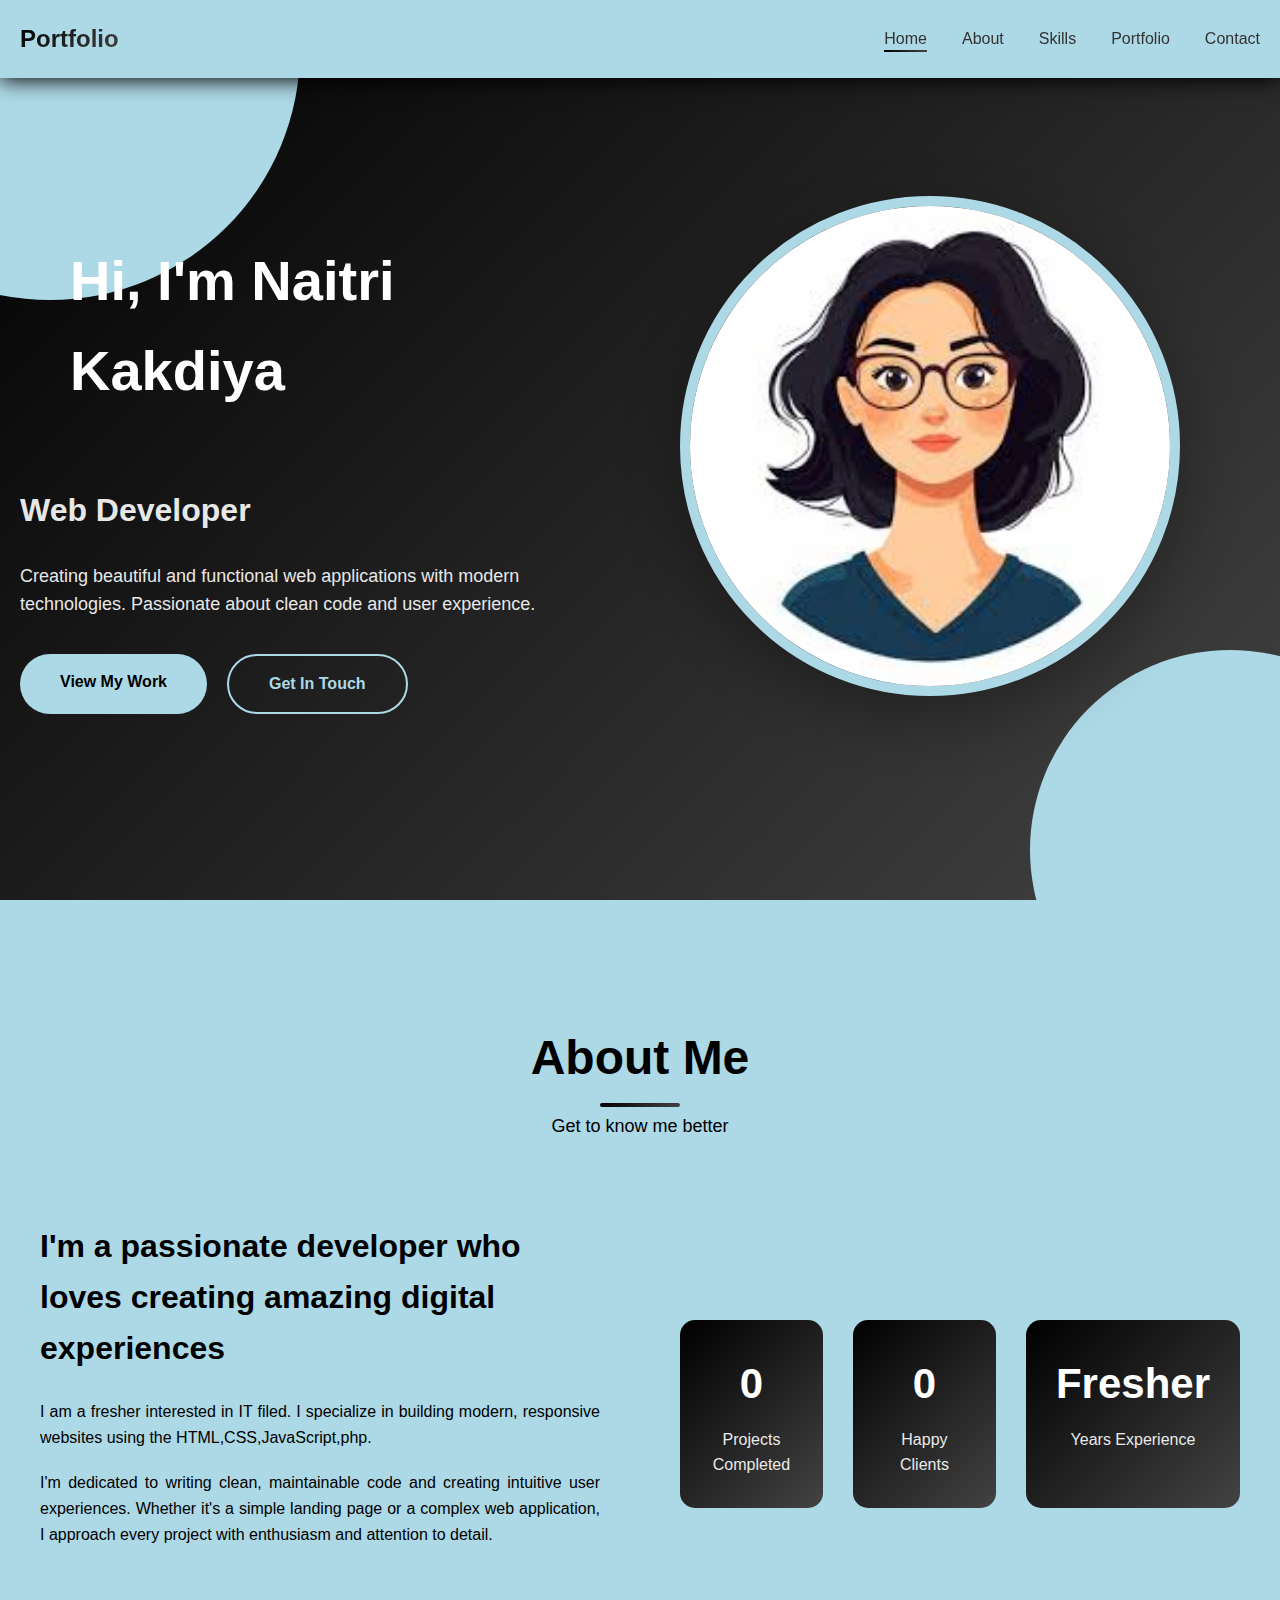
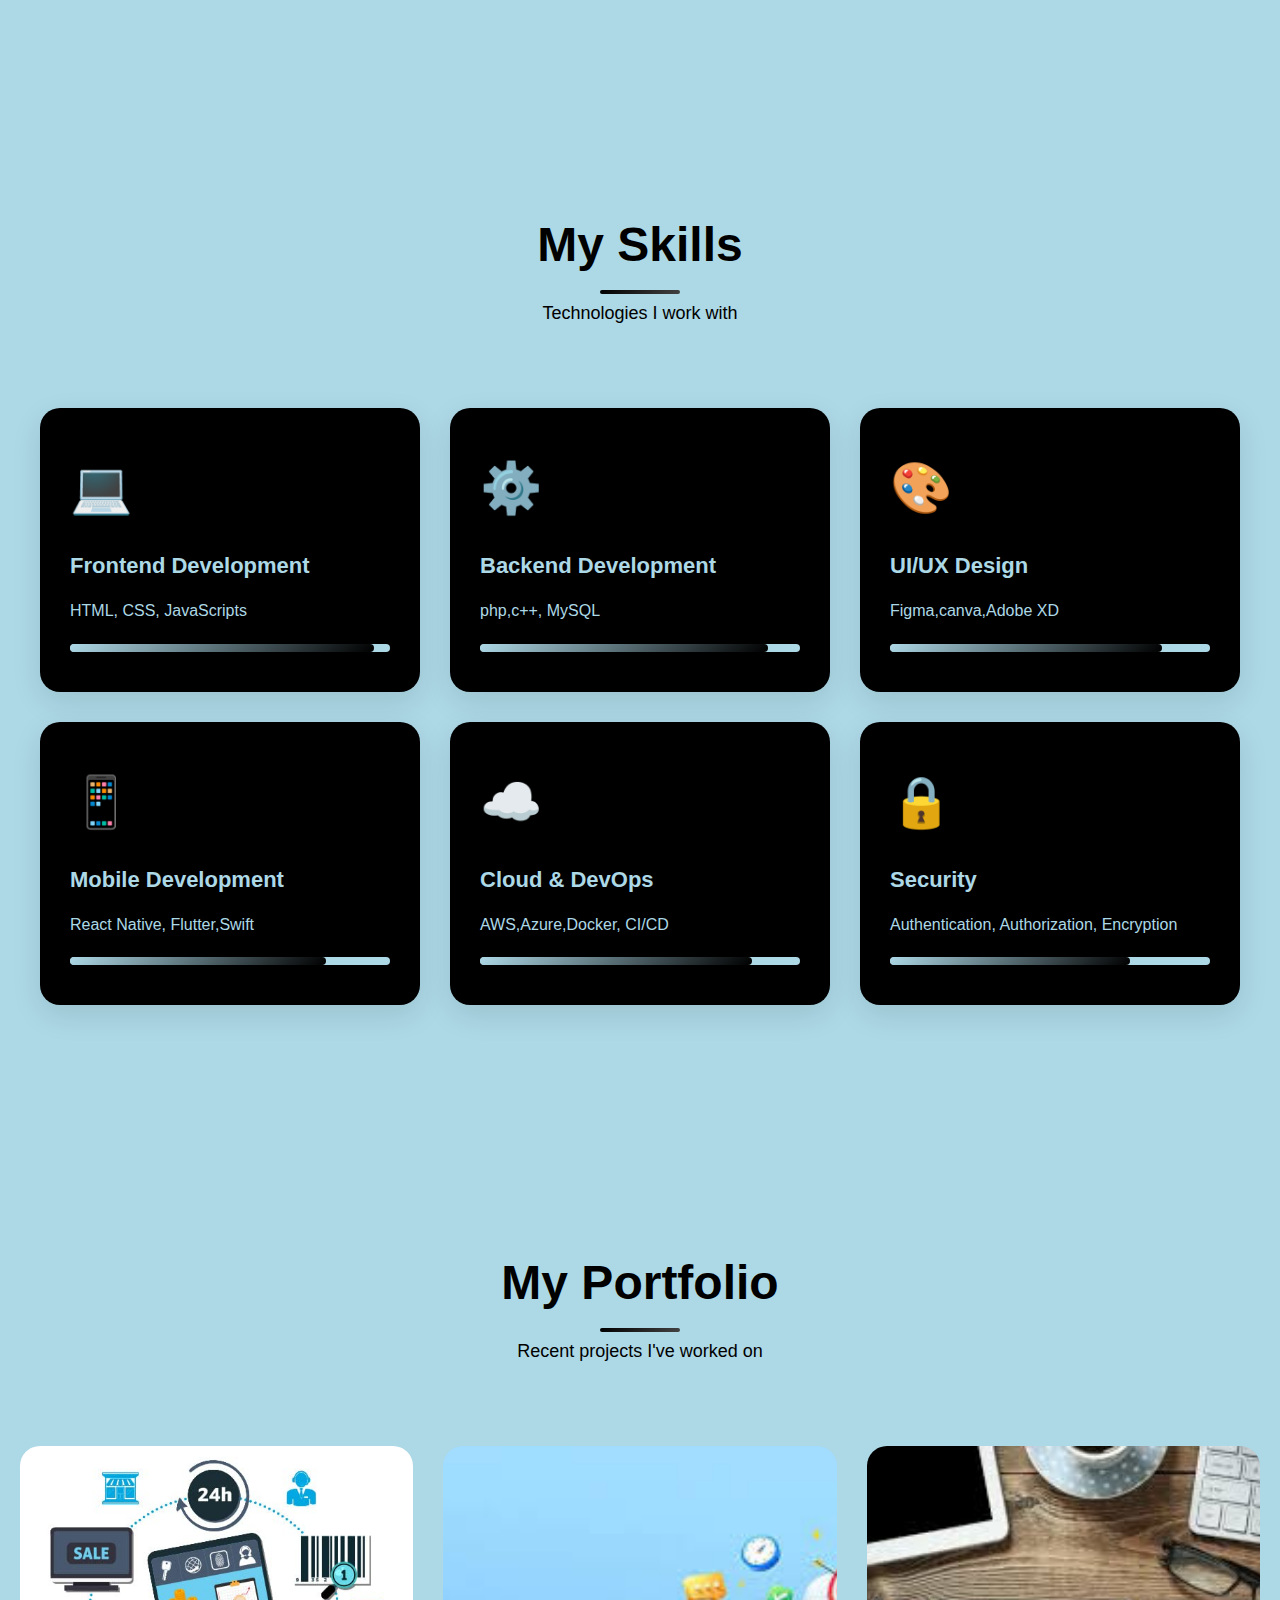
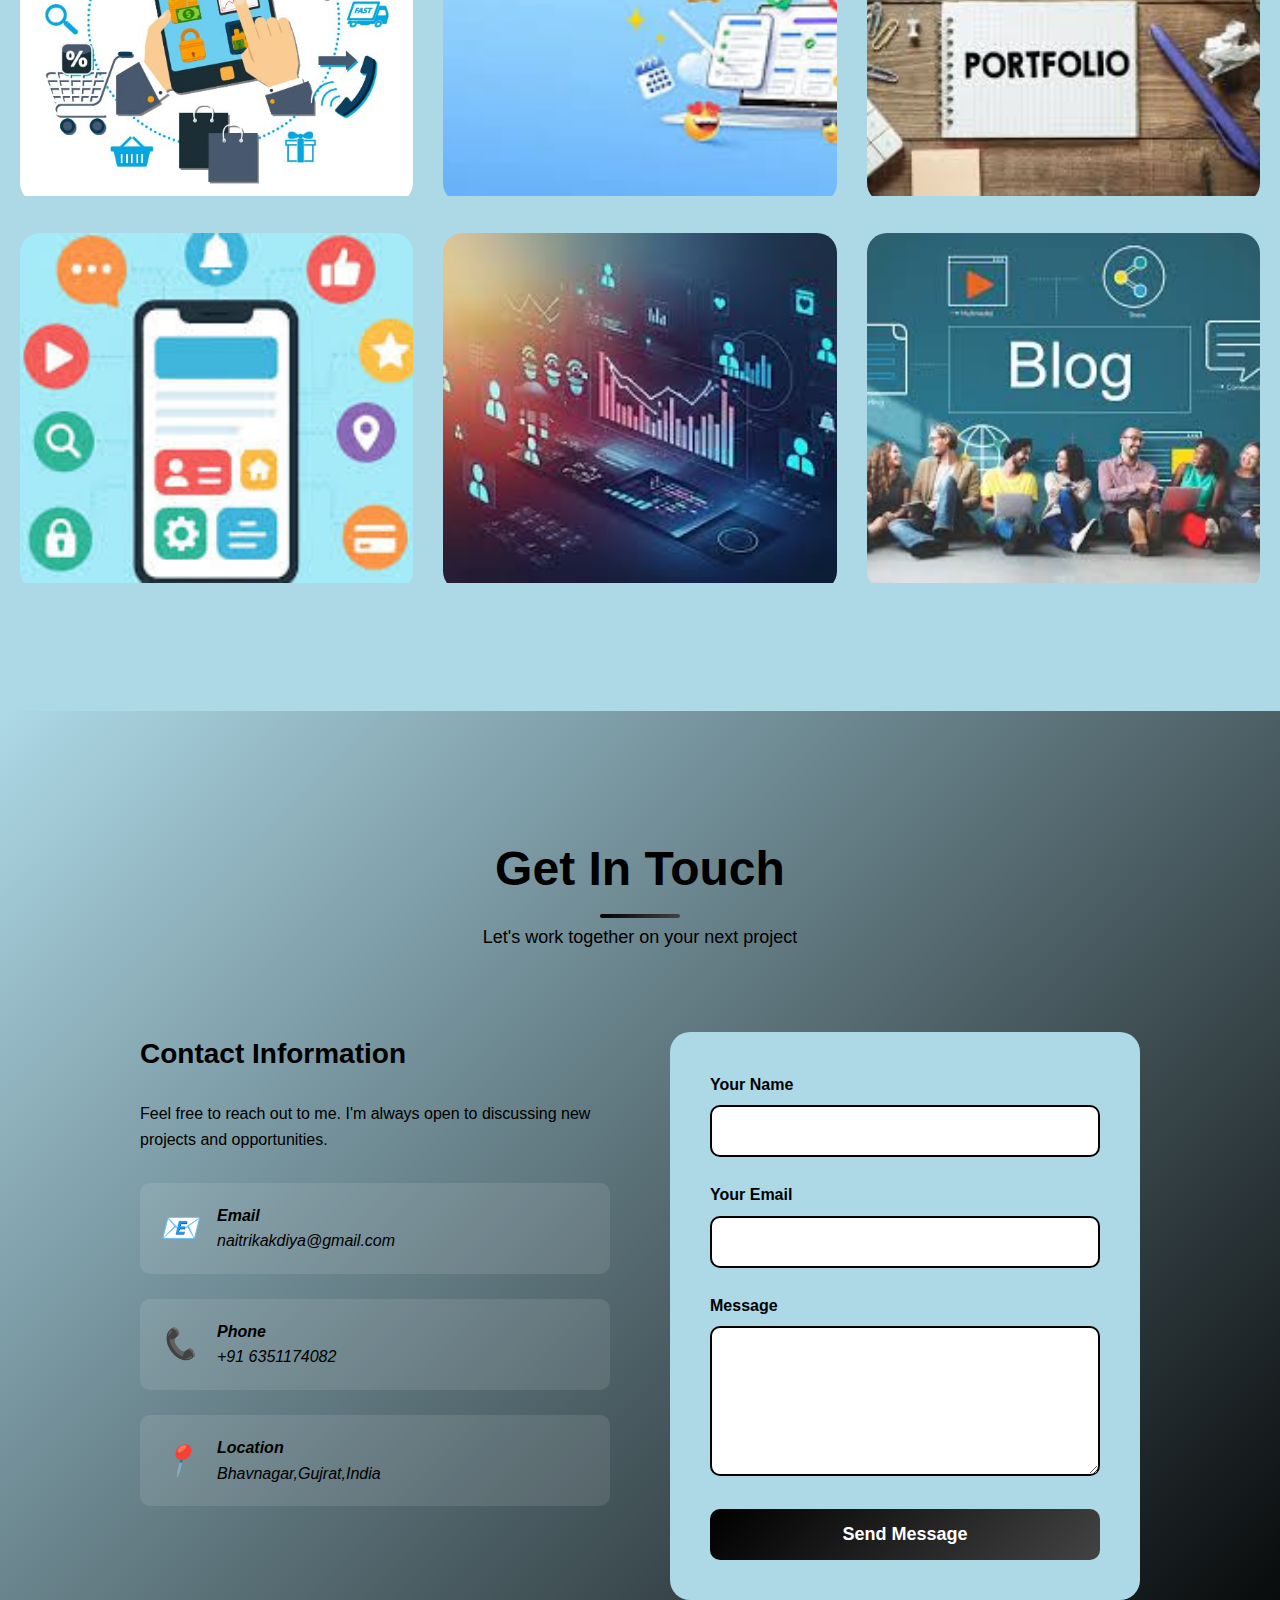
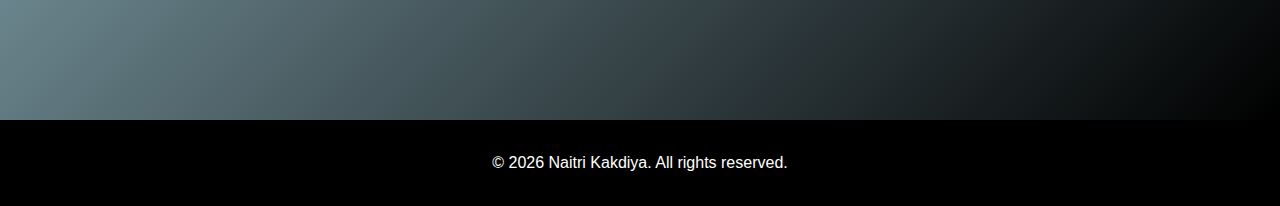
<file: index.html>
<!DOCTYPE html>
<html lang="en">

<head>
    <meta charset="UTF-8">
    <meta name="viewport" content="width=device-width, initial-scale=1.0">
    <title>My Portfolio</title>
    <link rel='stylesheet' type='text/css' media='screen' href='27.portfolio.css'>
</head>

<body>
    <!-- Navigation -->
    <nav>
        <div class="container">
            <div class="logo">Portfolio</div>
            <ul>
                <li><a href="#home" class="active">Home</a></li>
                <li><a href="#about">About</a></li>
                <li><a href="#skills">Skills</a></li>
                <li><a href="#portfolio">Portfolio</a></li>
                <li><a href="#contact">Contact</a></li>
            </ul>
        </div>
    </nav>

    <!-- Hero Section -->
    <section class="hero" id="home">
        <div class="container">
            <div class="hero-content">
                <h1>Hi, I'm Naitri Kakdiya</h1>
                <h2>Web Developer</h2>
                <p>
                    Creating beautiful and functional web applications with modern technologies. Passionate about clean
                    code and user experience.
                </p>
                <div class="hero-buttons">
                    <a href="#portfolio" class="btn btn-primary">View My Work</a>
                    <a href="#contact" class="btn btn-secondary">Get In Touch</a>
                </div>
            </div>
            <div class="hero-image">
                <img src="image/profile.jpg" alt="Profile" class="profile-image">
            </div>
        </div>
    </section>

    <!-- About Section -->
    <section class="about" id="about">
        <div class="container">
            <header class="section-header">
                <h2>About Me</h2>
                <p>Get to know me better</p>
            </header>

            <div class="about-content">
                <div class="about-text">
                    <h3>I'm a passionate developer who loves creating amazing digital experiences</h3>
                    <p>
                       I am a fresher interested in IT filed. I specialize in building modern, responsive websites using the HTML,CSS,JavaScript,php.
                    </p>
                    <p>
                        I'm dedicated to writing clean, maintainable code and creating intuitive
                        user experiences. Whether it's a simple landing page or a complex web
                        application, I approach every project with enthusiasm and attention to detail.
                    </p>
                </div>

                <div class="stats">
                    <div class="stat-box">
                        <div class="stat-number">0</div>
                        <div class="stat-label">Projects Completed</div>
                    </div>
                    <div class="stat-box">
                        <div class="stat-number">0</div>
                        <div class="stat-label">Happy Clients</div>
                    </div>
                    <div class="stat-box">
                        <div class="stat-number">Fresher</div>
                        <div class="stat-label">Years Experience</div>
                    </div>
                </div>
            </div>
        </div>
    </section>

    <!-- Skills Section -->
    <section class="skills" id="skills">
        <div class="container">
            <header class="section-header">
                <h2>My Skills</h2>
                <p>Technologies I work with</p>
            </header>

            <div class="skills-grid">
                <article class="skill-card">
                    <div class="skill-icon">💻</div>
                    <h3>Frontend Development</h3>
                    <p>HTML, CSS, JavaScripts</p>
                    <div class="skill-progress">
                        <div class="progress-bar" style="width: 95%"></div>
                    </div>
                </article>

                <article class="skill-card">
                    <div class="skill-icon">⚙️</div>
                    <h3>Backend Development</h3>
                    <p>php,c++, MySQL</p>
                    <div class="skill-progress">
                        <div class="progress-bar" style="width: 90%"></div>
                    </div>
                </article>

                <article class="skill-card">
                    <div class="skill-icon">🎨</div>
                    <h3>UI/UX Design</h3>
                    <p>Figma,canva,Adobe XD </p>
                    <div class="skill-progress">
                        <div class="progress-bar" style="width: 85%"></div>
                    </div>
                </article>

                <article class="skill-card">
                    <div class="skill-icon">📱</div>
                    <h3>Mobile Development</h3>
                    <p>React Native, Flutter,Swift</p>
                    <div class="skill-progress">
                        <div class="progress-bar" style="width: 80%"></div>
                    </div>
                </article>

                <article class="skill-card">
                    <div class="skill-icon">☁️</div>
                    <h3>Cloud & DevOps</h3>
                    <p>AWS,Azure,Docker, CI/CD</p>
                    <div class="skill-progress">
                        <div class="progress-bar" style="width: 85%"></div>
                    </div>
                </article>

                <article class="skill-card">
                    <div class="skill-icon">🔒</div>
                    <h3>Security</h3>
                    <p>Authentication, Authorization, Encryption</p>
                    <div class="skill-progress">
                        <div class="progress-bar" style="width: 75%"></div>
                    </div>
                </article>
            </div>
        </div>
    </section>

    <!-- Portfolio Section -->
    <section class="portfolio" id="portfolio">
        <div class="container">
            <header class="section-header">
                <h2>My Portfolio</h2>
                <p>Recent projects I've worked on</p>
            </header>

            <div class="portfolio-grid">
                <article class="portfolio-item">
                    <figure>
                        <img src="image/E-commerce.jpg" alt="E-commerce Platform">
                    </figure>
                    <div class="portfolio-overlay">
                        <h3>E-commerce Platform</h3>
                        <p>Full-featured online shopping platform with payment integration</p>
                        <div class="tags">
                            <span class="tag">React</span>
                            <span class="tag">Node.js</span>
                            <span class="tag">MongoDB</span>
                        </div>
                    </div>
                </article>

                <article class="portfolio-item">
                    <figure>
                        <img src="image/Task-Management.jpg" alt="Task Management">
                    </figure>
                    <div class="portfolio-overlay">
                        <h3>Task Management App</h3>
                        <p>Productivity tool for teams with real-time collaboration</p>
                        <div class="tags">
                            <span class="tag">Vue.js</span>
                            <span class="tag">Firebase</span>
                            <span class="tag">PWA</span>
                        </div>
                    </div>
                </article>

                <article class="portfolio-item">
                    <figure>
                        <img src="image/Portfolio.jpg" alt="Portfolio Website">
                    </figure>
                    <div class="portfolio-overlay">
                        <h3>Portfolio Website</h3>
                        <p>Modern portfolio with smooth animations and interactions</p>
                        <div class="tags">
                            <span class="tag">HTML</span>
                            <span class="tag">CSS</span>
                            <span class="tag">JavaScript</span>
                        </div>
                    </div>
                </article>

                <article class="portfolio-item">
                    <figure>
                        <img src="image/mobile-app.jpg" alt="Mobile App">
                    </figure>
                    <div class="portfolio-overlay">
                        <h3>Fitness Tracker Mobile App</h3>
                        <p>Cross-platform app for tracking workouts and nutrition</p>
                        <div class="tags">
                            <span class="tag">React Native</span>
                            <span class="tag">Redux</span>
                            <span class="tag">API</span>
                        </div>
                    </div>
                </article>

                <article class="portfolio-item">
                    <figure>
                        <img src="image/Dashboard.jpg" alt="Dashboard">
                    </figure>
                    <div class="portfolio-overlay">
                        <h3>Analytics Dashboard</h3>
                        <p>Real-time data visualization dashboard for business insights</p>
                        <div class="tags">
                            <span class="tag">React</span>
                            <span class="tag">Chart.js</span>
                            <span class="tag">REST API</span>
                        </div>
                    </div>
                </article>

                <article class="portfolio-item">
                    <figure>
                        <img src="image/blogpaltform.jpg" alt="Blog Platform">
                    </figure>
                    <div class="portfolio-overlay">
                        <h3>Blog Platform</h3>
                        <p>Content management system with rich text editor</p>
                        <div class="tags">
                            <span class="tag">Next.js</span>
                            <span class="tag">Prisma</span>
                            <span class="tag">PostgreSQL</span>
                        </div>
                    </div>
                </article>
            </div>
        </div>
    </section>

    <!-- Contact Section -->
    <section class="contact" id="contact">
        <div class="container">
            <header class="section-header">
                <h2>Get In Touch</h2>
                <p>Let's work together on your next project</p>
            </header>

            <div class="contact-grid">
                <div class="contact-info">
                    <h3>Contact Information</h3>
                    <p style="margin-bottom: 30px;">
                        Feel free to reach out to me. I'm always open to discussing new projects
                        and opportunities.
                    </p>

                    <address>
                        <div class="contact-item">
                            <span class="contact-icon">📧</span>
                            <div>
                                <strong>Email</strong><br>
                                naitrikakdiya@gmail.com
                            </div>
                        </div>

                        <div class="contact-item">
                            <span class="contact-icon">📞</span>
                            <div>
                                <strong>Phone</strong><br>
                                +91 6351174082
                            </div>
                        </div>

                        <div class="contact-item">
                            <span class="contact-icon">📍</span>
                            <div>
                                <strong>Location</strong><br>
                                Bhavnagar,Gujrat,India
                            </div>
                        </div>
                    </address>
                </div>

                <form class="contact-form">
                    <div class="form-group">
                        <label for="name">Your Name</label>
                        <input type="text" id="name" required>
                    </div>

                    <div class="form-group">
                        <label for="email">Your Email</label>
                        <input type="email" id="email" required>
                    </div>

                    <div class="form-group">
                        <label for="message">Message</label>
                        <textarea id="message" required></textarea>
                    </div>

                    <button type="submit" class="submit-btn">Send Message</button>
                </form>
            </div>
        </div>
    </section>

    <!-- Footer -->
    <footer>
        <p>&copy; 2026 Naitri Kakdiya. All rights reserved.</p>
    </footer>

    <!-- Scroll to Top Button -->
    <button class="scroll-top" onclick="scrollToTop()">↑</button>

    <script>
        // Smooth scrolling
        document.querySelectorAll('a[href^="#"]').forEach(anchor => {
            anchor.addEventListener('click', function (e) {
                e.preventDefault();
                document.querySelector(this.getAttribute('href')).scrollIntoView({
                    behavior: 'smooth'
                });
            });
        });

        // Scroll to top button
        window.addEventListener('scroll', function () {
            const scrollTop = document.querySelector('.scroll-top');
            if (window.pageYOffset > 300) {
                scrollTop.classList.add('show');
            } else {
                scrollTop.classList.remove('show');
            }
        });

        function scrollToTop() {
            window.scrollTo({
                top: 0,
                behavior: 'smooth'
            });
        }

        // Form submission
        document.querySelector('.contact-form').addEventListener('submit', function (e) {
            e.preventDefault();
            alert('Thank you for your message! I will get back to you soon.');
            this.reset();
        });
    </script>
</body>

</html>
</file>
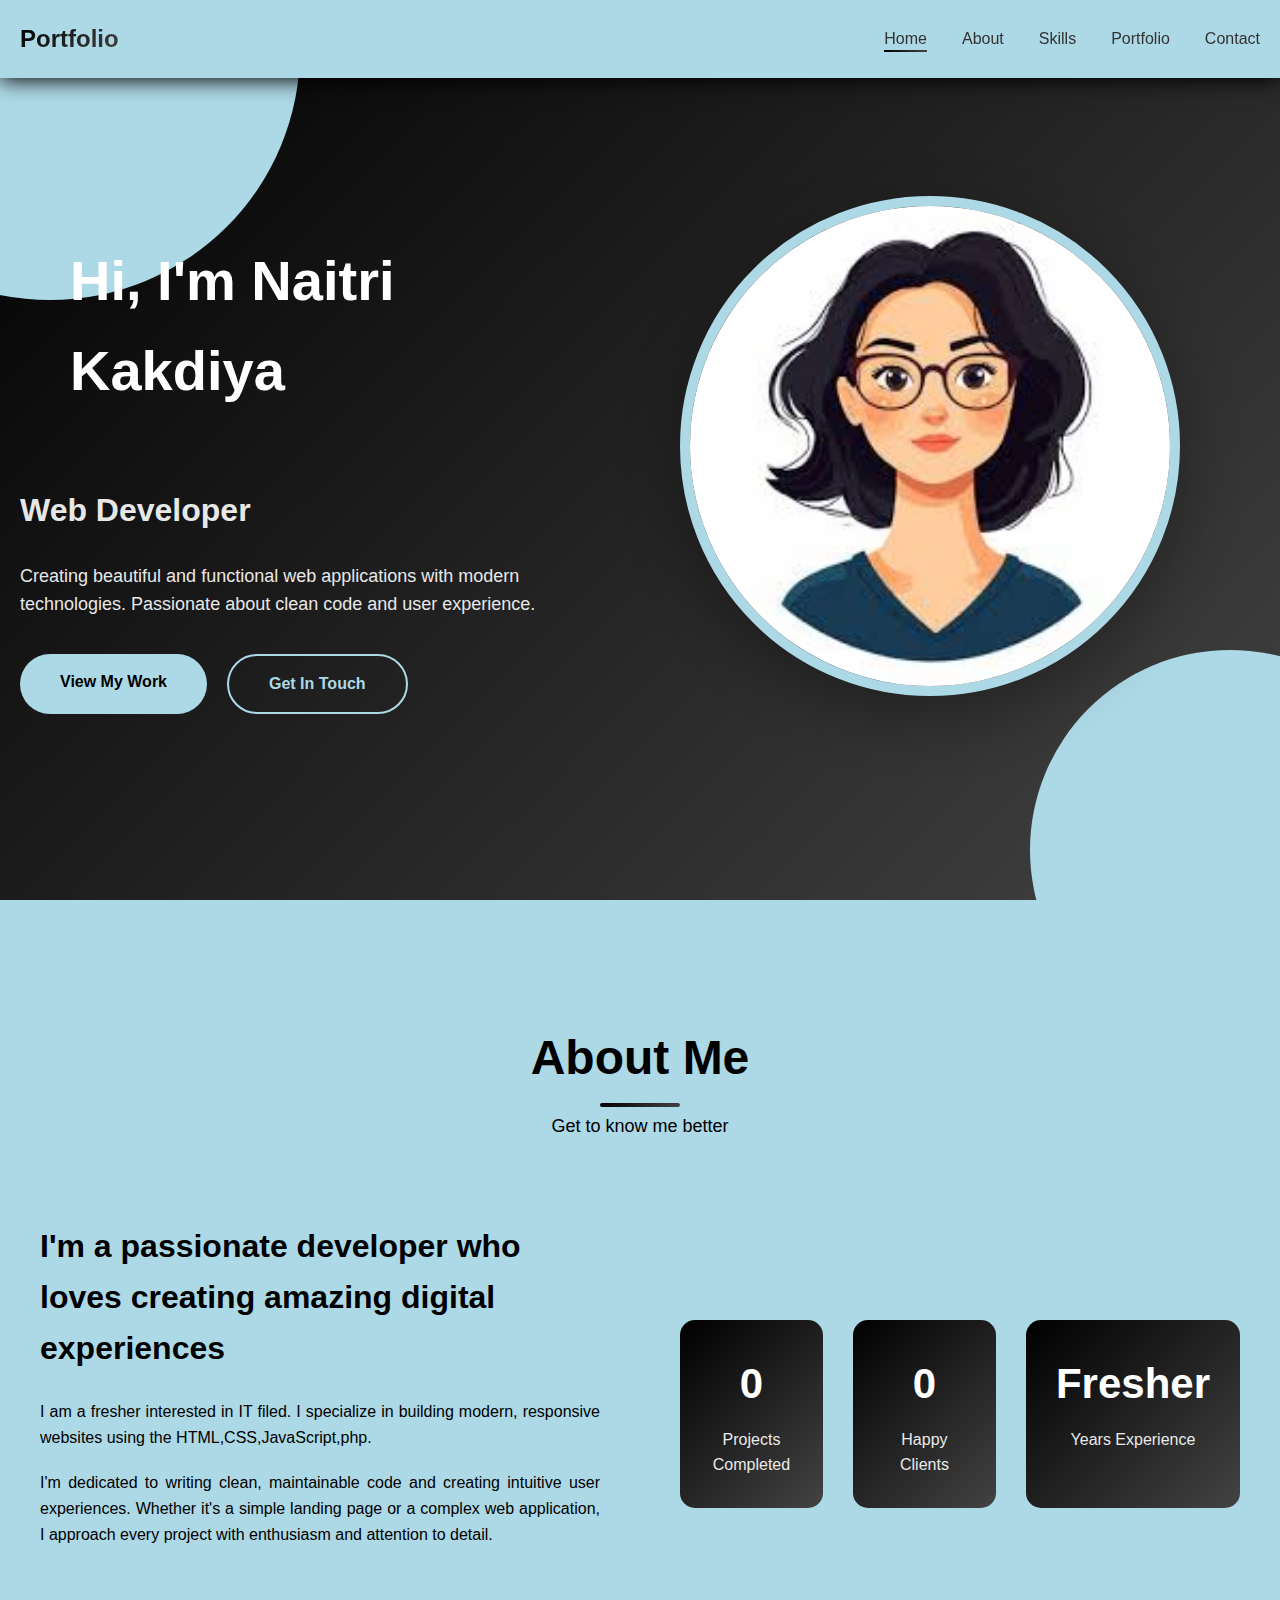
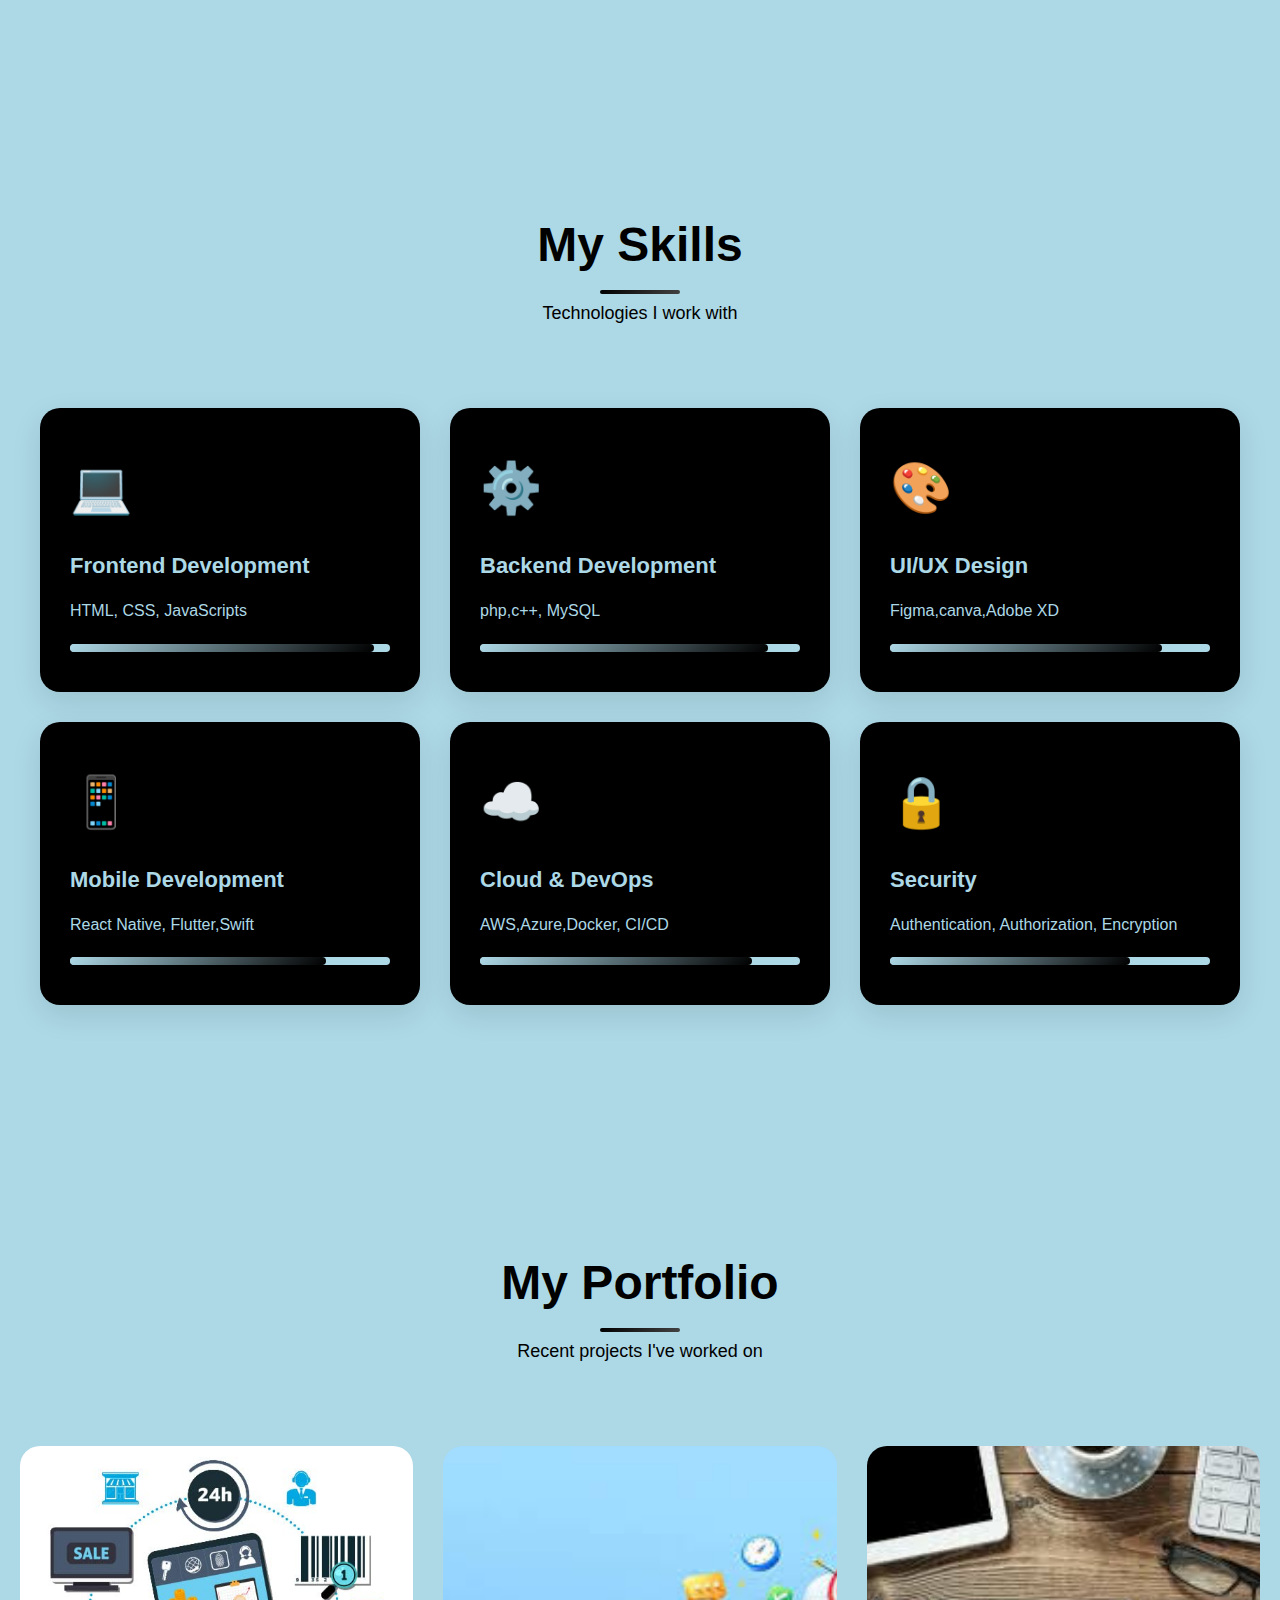
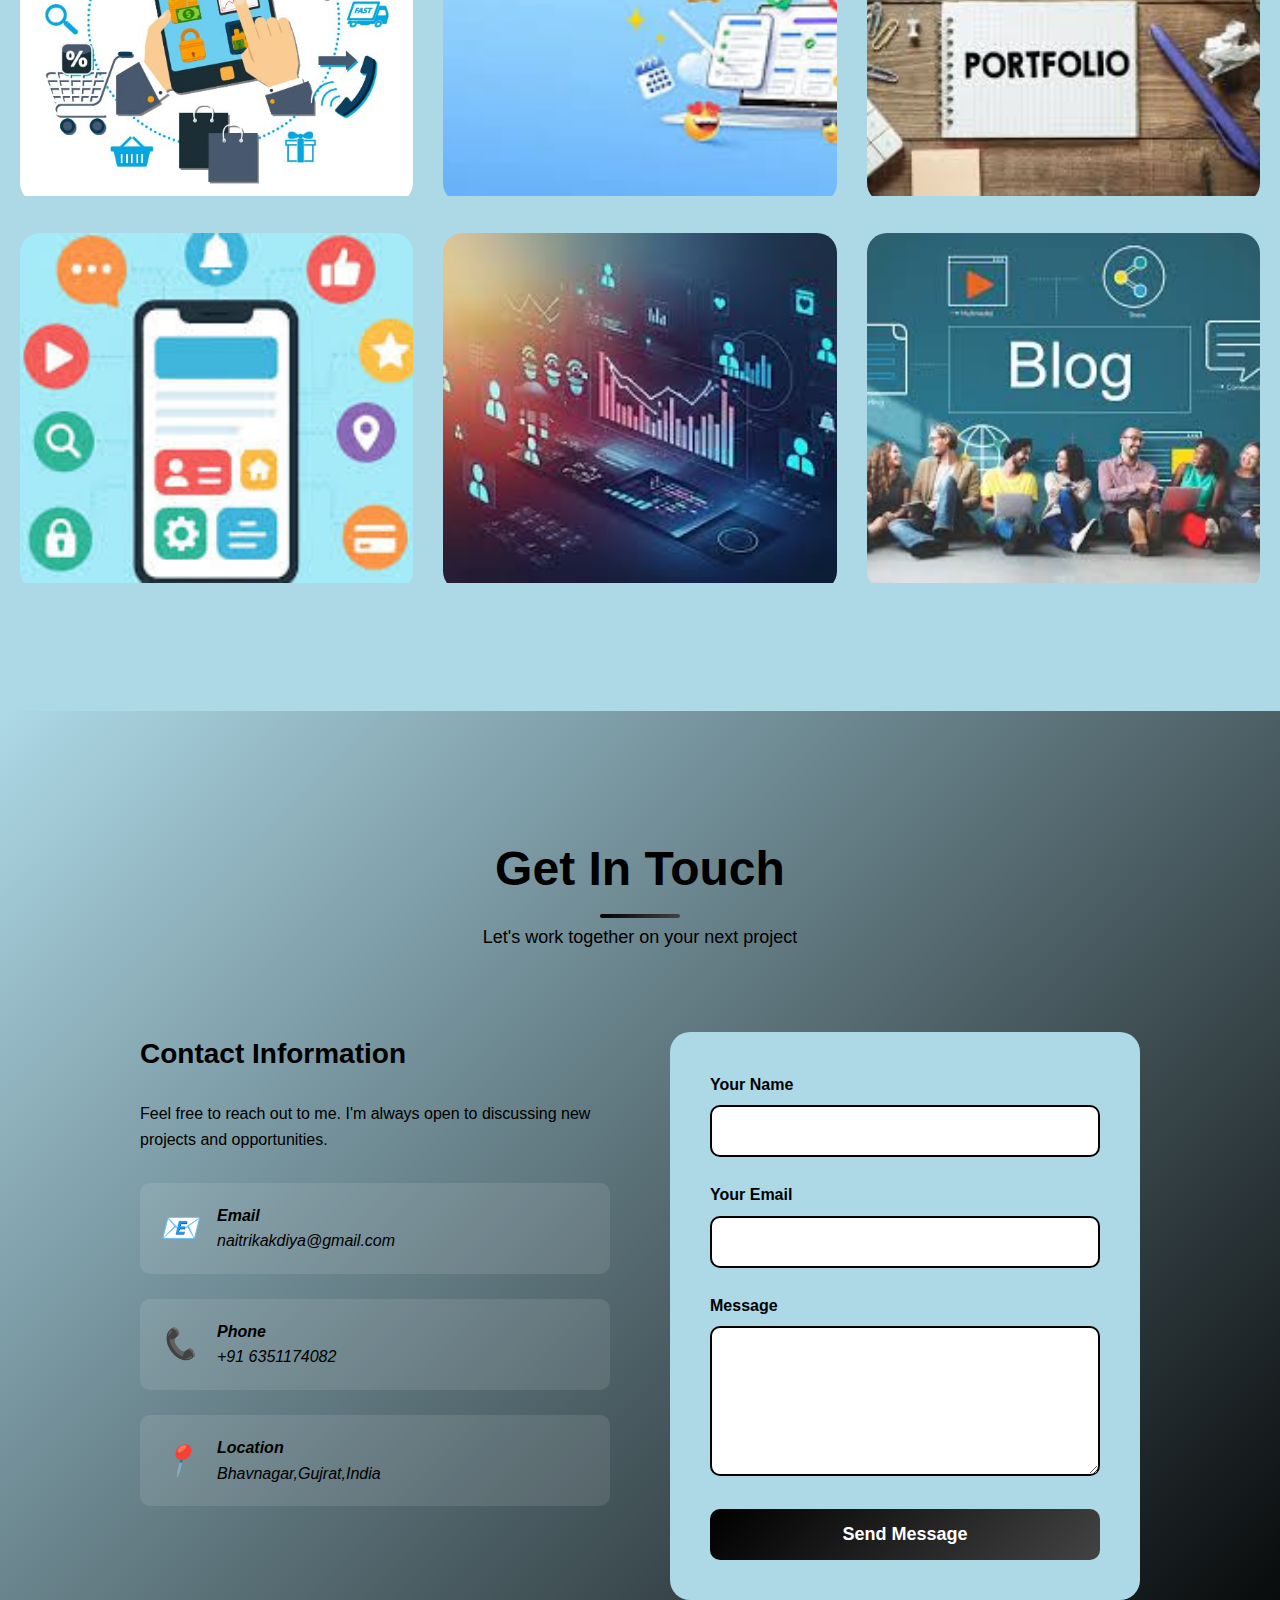
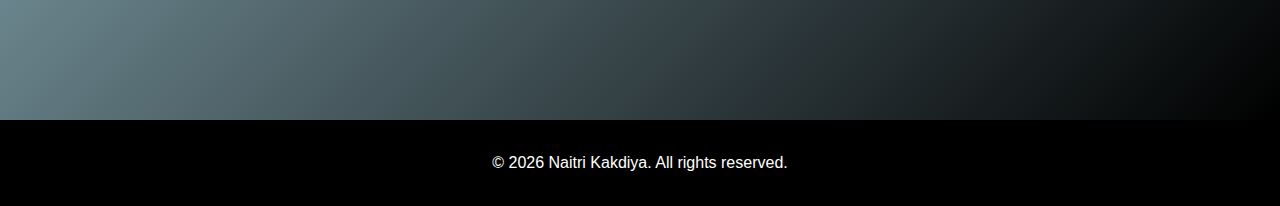
<file: 27.portfolio.html>
<!DOCTYPE html>
<html lang="en">

<head>
    <meta charset="UTF-8">
    <meta name="viewport" content="width=device-width, initial-scale=1.0">
    <title>My Portfolio</title>
    <link rel='stylesheet' type='text/css' media='screen' href='27.portfolio.css'>
</head>

<body>
    <!-- Navigation -->
    <nav>
        <div class="container">
            <div class="logo">Portfolio</div>
            <ul>
                <li><a href="#home" class="active">Home</a></li>
                <li><a href="#about">About</a></li>
                <li><a href="#skills">Skills</a></li>
                <li><a href="#portfolio">Portfolio</a></li>
                <li><a href="#contact">Contact</a></li>
            </ul>
        </div>
    </nav>

    <!-- Hero Section -->
    <section class="hero" id="home">
        <div class="container">
            <div class="hero-content">
                <h1>Hi, I'm Naitri Kakdiya</h1>
                <h2>Web Developer</h2>
                <p>
                    Creating beautiful and functional web applications with modern technologies. Passionate about clean
                    code and user experience.
                </p>
                <div class="hero-buttons">
                    <a href="#portfolio" class="btn btn-primary">View My Work</a>
                    <a href="#contact" class="btn btn-secondary">Get In Touch</a>
                </div>
            </div>
            <div class="hero-image">
                <img src="image/profile.jpg" alt="Profile" class="profile-image">
            </div>
        </div>
    </section>

    <!-- About Section -->
    <section class="about" id="about">
        <div class="container">
            <header class="section-header">
                <h2>About Me</h2>
                <p>Get to know me better</p>
            </header>

            <div class="about-content">
                <div class="about-text">
                    <h3>I'm a passionate developer who loves creating amazing digital experiences</h3>
                    <p>
                       I am a fresher interested in IT filed. I specialize in building modern, responsive websites using the HTML,CSS,JavaScript,php.
                    </p>
                    <p>
                        I'm dedicated to writing clean, maintainable code and creating intuitive
                        user experiences. Whether it's a simple landing page or a complex web
                        application, I approach every project with enthusiasm and attention to detail.
                    </p>
                </div>

                <div class="stats">
                    <div class="stat-box">
                        <div class="stat-number">0</div>
                        <div class="stat-label">Projects Completed</div>
                    </div>
                    <div class="stat-box">
                        <div class="stat-number">0</div>
                        <div class="stat-label">Happy Clients</div>
                    </div>
                    <div class="stat-box">
                        <div class="stat-number">Fresher</div>
                        <div class="stat-label">Years Experience</div>
                    </div>
                </div>
            </div>
        </div>
    </section>

    <!-- Skills Section -->
    <section class="skills" id="skills">
        <div class="container">
            <header class="section-header">
                <h2>My Skills</h2>
                <p>Technologies I work with</p>
            </header>

            <div class="skills-grid">
                <article class="skill-card">
                    <div class="skill-icon">💻</div>
                    <h3>Frontend Development</h3>
                    <p>HTML, CSS, JavaScripts</p>
                    <div class="skill-progress">
                        <div class="progress-bar" style="width: 95%"></div>
                    </div>
                </article>

                <article class="skill-card">
                    <div class="skill-icon">⚙️</div>
                    <h3>Backend Development</h3>
                    <p>php,c++, MySQL</p>
                    <div class="skill-progress">
                        <div class="progress-bar" style="width: 90%"></div>
                    </div>
                </article>

                <article class="skill-card">
                    <div class="skill-icon">🎨</div>
                    <h3>UI/UX Design</h3>
                    <p>Figma,canva,Adobe XD </p>
                    <div class="skill-progress">
                        <div class="progress-bar" style="width: 85%"></div>
                    </div>
                </article>

                <article class="skill-card">
                    <div class="skill-icon">📱</div>
                    <h3>Mobile Development</h3>
                    <p>React Native, Flutter,Swift</p>
                    <div class="skill-progress">
                        <div class="progress-bar" style="width: 80%"></div>
                    </div>
                </article>

                <article class="skill-card">
                    <div class="skill-icon">☁️</div>
                    <h3>Cloud & DevOps</h3>
                    <p>AWS,Azure,Docker, CI/CD</p>
                    <div class="skill-progress">
                        <div class="progress-bar" style="width: 85%"></div>
                    </div>
                </article>

                <article class="skill-card">
                    <div class="skill-icon">🔒</div>
                    <h3>Security</h3>
                    <p>Authentication, Authorization, Encryption</p>
                    <div class="skill-progress">
                        <div class="progress-bar" style="width: 75%"></div>
                    </div>
                </article>
            </div>
        </div>
    </section>

    <!-- Portfolio Section -->
    <section class="portfolio" id="portfolio">
        <div class="container">
            <header class="section-header">
                <h2>My Portfolio</h2>
                <p>Recent projects I've worked on</p>
            </header>

            <div class="portfolio-grid">
                <article class="portfolio-item">
                    <figure>
                        <img src="image/E-commerce.jpg" alt="E-commerce Platform">
                    </figure>
                    <div class="portfolio-overlay">
                        <h3>E-commerce Platform</h3>
                        <p>Full-featured online shopping platform with payment integration</p>
                        <div class="tags">
                            <span class="tag">React</span>
                            <span class="tag">Node.js</span>
                            <span class="tag">MongoDB</span>
                        </div>
                    </div>
                </article>

                <article class="portfolio-item">
                    <figure>
                        <img src="image/Task-Management.jpg" alt="Task Management">
                    </figure>
                    <div class="portfolio-overlay">
                        <h3>Task Management App</h3>
                        <p>Productivity tool for teams with real-time collaboration</p>
                        <div class="tags">
                            <span class="tag">Vue.js</span>
                            <span class="tag">Firebase</span>
                            <span class="tag">PWA</span>
                        </div>
                    </div>
                </article>

                <article class="portfolio-item">
                    <figure>
                        <img src="image/Portfolio.jpg" alt="Portfolio Website">
                    </figure>
                    <div class="portfolio-overlay">
                        <h3>Portfolio Website</h3>
                        <p>Modern portfolio with smooth animations and interactions</p>
                        <div class="tags">
                            <span class="tag">HTML</span>
                            <span class="tag">CSS</span>
                            <span class="tag">JavaScript</span>
                        </div>
                    </div>
                </article>

                <article class="portfolio-item">
                    <figure>
                        <img src="image/mobile-app.jpg" alt="Mobile App">
                    </figure>
                    <div class="portfolio-overlay">
                        <h3>Fitness Tracker Mobile App</h3>
                        <p>Cross-platform app for tracking workouts and nutrition</p>
                        <div class="tags">
                            <span class="tag">React Native</span>
                            <span class="tag">Redux</span>
                            <span class="tag">API</span>
                        </div>
                    </div>
                </article>

                <article class="portfolio-item">
                    <figure>
                        <img src="image/Dashboard.jpg" alt="Dashboard">
                    </figure>
                    <div class="portfolio-overlay">
                        <h3>Analytics Dashboard</h3>
                        <p>Real-time data visualization dashboard for business insights</p>
                        <div class="tags">
                            <span class="tag">React</span>
                            <span class="tag">Chart.js</span>
                            <span class="tag">REST API</span>
                        </div>
                    </div>
                </article>

                <article class="portfolio-item">
                    <figure>
                        <img src="image/blogpaltform.jpg" alt="Blog Platform">
                    </figure>
                    <div class="portfolio-overlay">
                        <h3>Blog Platform</h3>
                        <p>Content management system with rich text editor</p>
                        <div class="tags">
                            <span class="tag">Next.js</span>
                            <span class="tag">Prisma</span>
                            <span class="tag">PostgreSQL</span>
                        </div>
                    </div>
                </article>
            </div>
        </div>
    </section>

    <!-- Contact Section -->
    <section class="contact" id="contact">
        <div class="container">
            <header class="section-header">
                <h2>Get In Touch</h2>
                <p>Let's work together on your next project</p>
            </header>

            <div class="contact-grid">
                <div class="contact-info">
                    <h3>Contact Information</h3>
                    <p style="margin-bottom: 30px;">
                        Feel free to reach out to me. I'm always open to discussing new projects
                        and opportunities.
                    </p>

                    <address>
                        <div class="contact-item">
                            <span class="contact-icon">📧</span>
                            <div>
                                <strong>Email</strong><br>
                                naitrikakdiya@gmail.com
                            </div>
                        </div>

                        <div class="contact-item">
                            <span class="contact-icon">📞</span>
                            <div>
                                <strong>Phone</strong><br>
                                +91 6351174082
                            </div>
                        </div>

                        <div class="contact-item">
                            <span class="contact-icon">📍</span>
                            <div>
                                <strong>Location</strong><br>
                                Bhavnagar,Gujrat,India
                            </div>
                        </div>
                    </address>
                </div>

                <form class="contact-form">
                    <div class="form-group">
                        <label for="name">Your Name</label>
                        <input type="text" id="name" required>
                    </div>

                    <div class="form-group">
                        <label for="email">Your Email</label>
                        <input type="email" id="email" required>
                    </div>

                    <div class="form-group">
                        <label for="message">Message</label>
                        <textarea id="message" required></textarea>
                    </div>

                    <button type="submit" class="submit-btn">Send Message</button>
                </form>
            </div>
        </div>
    </section>

    <!-- Footer -->
    <footer>
        <p>&copy; 2026 Naitri Kakdiya. All rights reserved.</p>
    </footer>

    <!-- Scroll to Top Button -->
    <button class="scroll-top" onclick="scrollToTop()">↑</button>

    <script>
        // Smooth scrolling
        document.querySelectorAll('a[href^="#"]').forEach(anchor => {
            anchor.addEventListener('click', function (e) {
                e.preventDefault();
                document.querySelector(this.getAttribute('href')).scrollIntoView({
                    behavior: 'smooth'
                });
            });
        });

        // Scroll to top button
        window.addEventListener('scroll', function () {
            const scrollTop = document.querySelector('.scroll-top');
            if (window.pageYOffset > 300) {
                scrollTop.classList.add('show');
            } else {
                scrollTop.classList.remove('show');
            }
        });

        function scrollToTop() {
            window.scrollTo({
                top: 0,
                behavior: 'smooth'
            });
        }

        // Form submission
        document.querySelector('.contact-form').addEventListener('submit', function (e) {
            e.preventDefault();
            alert('Thank you for your message! I will get back to you soon.');
            this.reset();
        });
    </script>
</body>

</html>
</file>
<file: 27.portfolio.css>
* {
            margin: 0;
            padding: 0;
            box-sizing: border-box;
        }

        html {
            scroll-behavior: smooth;
        }

        body {
            font-family: 'Segoe UI', Tahoma, Geneva, Verdana, sans-serif;
            line-height: 1.6;
            color:#667eea;
            overflow-x: hidden;
        }

        /* Navigation */
        nav {
            position: fixed;
            top: 0;
            width: 100%;
            background: rgba(173,216,230);
            backdrop-filter: blur(10px);
            box-shadow: 0 2px 20px rgba(0,0,0);
            z-index: 1000;
            transition: all 0.3s;
        }

        nav.scrolled {
            background: rgba(173,216,230);
        }

        nav .container {
            max-width: 1400px;
            margin: 0 20px pauto;
            padding: 20px;
            display: flex;
            justify-content: space-between;
            align-items: center;
        }

        .logo {
            font-size: 24px;
            font-weight: bold;
            background: linear-gradient(135deg, #000000 0%,#434343  100%);
            -webkit-background-clip: text;
            -webkit-text-fill-color: transparent;
        }

        nav ul {
            list-style: none;
            display: flex;
            gap: 35px;
        }

        nav a {
            color: #333;
            text-decoration: none;
            font-weight: 500;
            position: relative;
            transition: color 0.3s;
        }

        nav a::after {
            content: '';
            position: absolute;
            bottom: -5px;
            left: 0;
            width: 0;
            height: 2px;
            background: linear-gradient(135deg, #000000 0%, #434343 100%);
            transition: width 0.3s;
        }

        nav a:hover::after,
        nav a.active::after {
            width: 100%;
        }

        /* Hero Section */
        .hero {
            min-height: 100vh;
            display: flex;
            align-items: center;
            background: linear-gradient(135deg, #000000 0%, #434343 100%);
            position: relative;
            overflow: hidden;
        }

        /* Animated Background */
        .hero::before {
            content: '';
            position: absolute;
            width: 500px;
            height: 500px;
            background: rgba(173,216,230);
            border-radius: 50%;
            top: -200px;
            left: -200px;
            animation: float 6s ease-in-out infinite;
        }

        .hero::after {
            content: '';
            position: absolute;
            width: 400px;
            height: 400px;
            background: rgba(173,216,230);
            border-radius: 50%;
            bottom: -150px;
            right: -150px;
            animation: float 8s ease-in-out infinite reverse;
        }

        @keyframes float {

            0%,
            100% {
                transform: translateY(0) translateX(0);
            }

            50% {
                transform: translateY(-30px) translateX(30px);
            }
        }

        .hero .container {
            max-width: 1400px;
            margin: 40px auto;
            padding: 20px;
            display: grid;
            grid-template-columns: 1fr 1fr;
            gap: 80px;
            align-items: center;
            position: relative;
            z-index: 1;
        }

        .hero-content {
            color: white;
        }

        .hero-content h1 {
            font-size: 56px;
            margin-bottom: 20px;
            margin-up: 100px;
            padding: 50px;
            animation: fadeInUp 1s;
        }

        .hero-content h2 {
            font-size: 32px;
            margin-bottom: 25px;
            opacity: 0.9;
            animation: fadeInUp 1s 0.2s both;
        }

        .hero-content p {
            font-size: 18px;
            margin-bottom: 35px;
            opacity: 0.9;
            animation: fadeInUp 1s 0.4s both;
        }

        @keyframes fadeInUp {
            from {
                opacity: 0;
                transform: translateY(30px);
            }

            to {
                opacity: 1;
                transform: translateY(0);
            }
        }

        .hero-buttons {
            display: flex;
            gap: 20px;
            animation: fadeInUp 1s 0.6s both;
        }

        .btn {
            padding: 15px 40px;
            border-radius: 50px;
            text-decoration: none;
            font-weight: bold;
            transition: all 0.3s;
            display: inline-block;
        }

        .btn-primary {
            background-color:lightblue;
            color: #000000;
        }

        .btn-primary:hover {
            transform: translateY(-3px);
            box-shadow: 0 10px 30px rgba(173,216,230);
        }

        .btn-secondary {
            background-color: transparent;
            color: lightblue;
            border: 2px solid lightblue;
        }

        .btn-secondary:hover {
            background-color: lightblue;
            color: #000000;
        }

        /* Hero Image */
        .hero-image {
            animation: fadeInUp 1s 0.8s both;
        }

        .profile-image {
            width: 100%;
            max-width: 500px;
            height: auto;
            border-radius: 50%;
            border: 10px solid rgba(173,216,230);
            box-shadow: 0 20px 60px rgba(0, 0, 0, 0.3);
            animation: rotate3d 20s linear infinite;
        }

        @keyframes rotate3d {
            0% {
                transform: rotateY(0deg);
            }

            100% {
                transform: rotateY(360deg);
            }
        }

        /* About Section */
        .about {
            padding: 120px 20px;
            background-color:lightblue;
        }

        .about .container {
            max-width: 1200px;
            margin: 0 auto;
        }

        .section-header {
            text-align: center;
            margin-bottom: 80px;
        }

        .section-header h2 {
            font-size: 48px;
            color: black;
            margin-bottom: 15px;
            position: relative;
            display: inline-block;
        }

        .section-header h2::after {
            content: '';
            position: absolute;
            bottom: -10px;
            left: 50%;
            transform: translateX(-50%);
            width: 80px;
            height: 4px;
            background: linear-gradient(135deg, #000000 0%, #434343 100%);
            border-radius: 2px;
        }

        .section-header p {
            color: #000000;
            font-size: 18px;
        }

        .about-content {
            display: grid;
            grid-template-columns: 1fr 1fr;
            gap: 80px;
            align-items: center;
        }

        .about-text h3 {
            font-size: 32px;
            color: #000000;
            margin-bottom: 25px;
        }

        .about-text p {
            color: #000000;
            margin-bottom: 20px;
            text-align: justify;
        }

        /* Stats */
        .stats {
            display: grid;
            grid-template-columns: repeat(3, 1fr);
            gap: 30px;
            margin-top: 40px;
        }

        .stat-box {
            text-align: center;
            padding: 30px;
            background: linear-gradient(135deg, #000000 0%, #434343 100%);
            border-radius: 15px;
            color: white;
            transition: transform 0.3s;
        }

        .stat-box:hover {
            transform: translateY(-10px);
        }

        .stat-number {
            font-size: 42px;
            font-weight: bold;
            margin-bottom: 10px;
        }

        .stat-label {
            font-size: 16px;
            opacity: 0.9;
        }

        /* Skills Section */
        .skills {
            padding: 120px 20px;
            background-color: #ADD8E6;
        }

        .skills .container {
            max-width: 1200px;
            margin: 0 auto;
        }

        .skills-grid {
            display: grid;
            grid-template-columns: repeat(auto-fit, minmax(280px, 1fr));
            gap: 30px;
        }

        .skill-card {
            background-color: black;
            padding: 40px 30px;
            border-radius: 20px;
            box-shadow: 0 10px 30px rgba(0, 0, 0,0.1);
            transition: all 0.3s;
            position: relative;
            overflow: hidden;
        }

        .skill-card::before {
            content: '';
            position: absolute;
            top: 0;
            left: 0;
            width: 100%;
            height: 5px;
            background: linear-gradient(135deg,#ADD8E6 0%, #000000 100%);
            transform: scaleX(0);
            transition: transform 0.3s;
        }

        .skill-card:hover {
            transform: translateY(-10px);
            box-shadow: 0 15px 40px rgba(0, 0, 0);
        }

        .skill-card:hover::before {
            transform: scaleX(1);
        }

        .skill-icon {
            font-size: 50px;
            margin-bottom: 20px;
        }

        .skill-card h3 {
            font-size: 22px;
            color: #ADD8E6;
            margin-bottom: 15px;
        }

        .skill-card p {
            color: #ADD8E6;
            margin-bottom: 20px;
        }

        .skill-progress {
            width: 100%;
            height: 8px;
            background-color: #ADD8E6;
            border-radius: 10px;
            overflow: hidden;
        }

        .progress-bar {
            height: 100%;
            background: linear-gradient(135deg, #ADD8E6 0%, #000000 100%);
            border-radius: 10px;
            transition: width 1s ease-out;
        }

        /* Portfolio Section */
        .portfolio {
            padding: 120px 20px;
            background-color: lightblue;
        }

        .portfolio .container {
            max-width: 1400px;
            margin: 0 auto;
        }

        .portfolio-grid {
            display: grid;
            grid-template-columns: repeat(auto-fit, minmax(350px, 1fr));
            gap: 30px;
        }

        .portfolio-item {
            position: relative;
            border-radius: 20px;
            overflow: hidden;
            cursor: pointer;
            box-shadow: 0 10px 30px rgba(5px,5px,15px,#ADD8E6);
            transition: transform 0.3s;
        }

        .portfolio-item:hover {
            transform: scale(1.05);
        }

        .portfolio-item figure {
            margin: 0;
        }

        .portfolio-item img {
            width: 100%;
            height: 350px;
            object-fit: cover;
            transition: transform 0.5s;
        }

        .portfolio-item:hover img {
            transform: scale(1.2);
        }

        .portfolio-overlay {
            position: absolute;
            top: 0;
            left: 0;
            right: 0;
            bottom: 0;
            background: linear-gradient(to top, rgba(0, 0, 0, 0.9) 0%, transparent 100%);
            display: flex;
            flex-direction: column;
            justify-content: flex-end;
            padding: 30px;
            opacity: 0;
            transition: opacity 0.3s;
        }

        .portfolio-item:hover .portfolio-overlay {
            opacity: 1;
        }

        .portfolio-overlay h3 {
            color: white;
            font-size: 26px;
            margin-bottom: 10px;
        }

        .portfolio-overlay p {
            color: rgba(255, 255, 255, 0.8);
            margin-bottom: 15px;
        }

        .tags {
            display: flex;
            gap: 10px;
            flex-wrap: wrap;
        }

        .tag {
            padding: 5px 15px;
            background-color: rgba(0,0,0);
            border-radius: 20px;
            font-size: 12px;
            color: black;
        }

        /* Contact Section */
        .contact {
            padding: 120px 20px;
            background: linear-gradient(135deg, #ADD8e6 0%, #000000 100%);
            color: black;
        }

        .contact .container {
            max-width: 1000px;
            margin: 0 auto;
        }

        .contact .section-header h2,
        .contact .section-header p {
            color: black;
        }

        .contact-grid {
            display: grid;
            grid-template-columns: 1fr 1fr;
            gap: 60px;
        }

        .contact-info h3 {
            font-size: 28px;
            margin-bottom: 25px;
        }

        .contact-item {
            display: flex;
            align-items: center;
            gap: 20px;
            margin-bottom: 25px;
            padding: 20px;
            background: rgba(255, 255, 255, 0.1);
            border-radius: 10px;
            transition: background 0.3s;
        }

        .contact-item:hover {
            background: rgba(255, 255, 255, 0.2);
        }

        .contact-icon {
            font-size: 30px;
        }

        .contact-form {
            background-color: lightblue;
            padding: 40px;
            border-radius: 20px;
        }

        .form-group {
            margin-bottom: 25px;
        }

        .form-group label {
            display: block;
            color: #000000;
            font-weight: 600;
            margin-bottom: 8px;
        }

        .form-group input,
        .form-group textarea {
            width: 100%;
            padding: 15px;
            border: 2px solid #000000;
            border-radius: 10px;
            font-size: 16px;
            font-family: inherit;
            transition: border-color 0.3s;
        }

        .form-group input:focus,
        .form-group textarea:focus {
            outline: none;
            border-color: #000000;
        }

        .form-group textarea {
            min-height: 150px;
            resize: vertical;
        }

        .submit-btn {
            width: 100%;
            padding: 15px;
            background: linear-gradient(135deg, #000000 0%, #434343 100%);
            color: white;
            border: none;
            border-radius: 10px;
            font-size: 18px;
            font-weight: bold;
            cursor: pointer;
            transition: all 0.3s;
        }

        .submit-btn:hover {
            transform: translateY(-2px);
            box-shadow: 0 10px 30px rgba(0,0,0));
        }

        /* Footer */
        footer {
            background-color: #000000;
            color: white;
            text-align: center;
            padding: 30px 20px;
        }

        /* Scroll to Top */
        .scroll-top {
            position: fixed;
            bottom: 30px;
            right: 30px;
            width: 50px;
            height: 50px;
            background: linear-gradient(135deg, #ADD8E6 0%, #FFFFFF 100%);
            color: white;
            border: none;
            border-radius: 50%;
            font-size: 24px;
            cursor: pointer;
            opacity: 0;
            transition: all 0.3s;
            z-index: 999;
        }

        .scroll-top.show {
            opacity: 1;
        }

        .scroll-top:hover {
            transform: translateY(-5px);
        }

        /* Responsive */
        @media (max-width: 968px) {

            .hero .container,
            .about-content,
            .contact-grid {
                grid-template-columns: 1fr;
            }

            .stats {
                grid-template-columns: 1fr;
            }

            .hero-content h1 {
                font-size: 36px;
            }

            nav ul {
                display: none;
            }
        }
</file>
